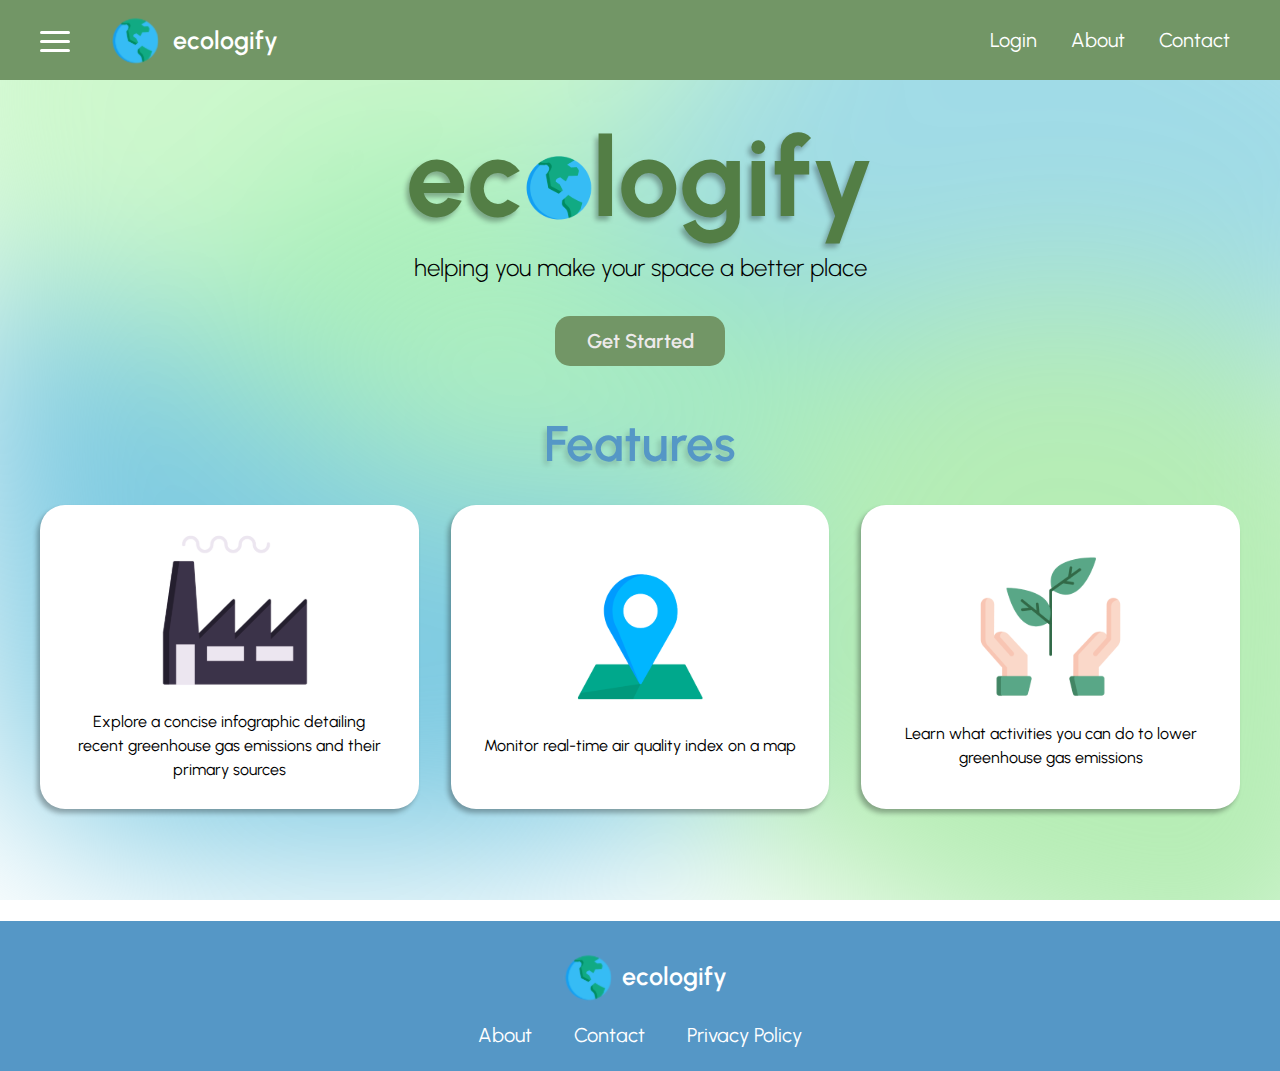
<file: index.html>
<!DOCTYPE html>
<html lang="en">
<head>
    <meta charset="UTF-8">
    <meta name="viewport" content="width=device-width, initial-scale=1.0">
    <title>ecologify</title>
    <link href="styles.css" rel = "stylesheet">
    <style>
        @import url('https://fonts.googleapis.com/css2?family=Press+Start+2P&family=Urbanist:wght@100;200;300;400;500;600;700;800&display=swap');
    </style>
</head>

<body class="home-body urbanist">
    <header>
        <div></div>
        <nav> <!--side menu, logo + name, login, about, contact-->
            <div class="menu-icon">
                <span class="menu-line"></span>
                <span class="menu-line"></span>
                <span class="menu-line"></span>
            </div>

            <a href="index.html" class="header-icon-container">
                <img class="header-icon-item header-icon" src="assets/earthicon.svg">
                <p class="header-icon-item">ecologify</p>
            </a>

            <ul class="header-item-container">
                <li class="header-item"><a href = "">Login</a></li>
                <li class="header-item"><a href = "about.html">About</a></li>
                <li class="header-item"><a href = "">Contact</a></li>
            </ul>
        </nav>
    </header>

    <!-- <div class="side-menu">
        <ul>
            <li><a href="greenhousegas.html">Greenhouse Gas Information</a></li>
            <li><a href="mapping.html">Air Quality Index</a></li>
            <li><a href="activities.html">Activities</a></li>
        </ul>
    </div> -->

    <div class="title-container">
        <h1 class="title text-darkgreen">ec<span class="icon-container"><img src="assets/earthicon.svg"></span>logify</h1>
        <p id="title-description">helping you make your space a better place</p>
        <a href="greenhousegas.html" class="get-started-button">Get Started</a>
    </div>
    
    <h2 class="features-title">Features</h2>
    <div class="feature-container">
        <a href="greenhousegas.html" class="feature"><img src="assets/feature2.svg">Explore a concise infographic detailing recent greenhouse gas emissions and their primary sources</a>
        <a href="mapping.html" class="feature"><img src="assets/feature3.svg">Monitor real-time air quality index on a map</a>
        <a href="activities.html" class="feature"><img src="assets/feature1.svg">Learn what activities you can do to lower greenhouse gas emissions</a>
    </div>

    <footer>
        <div></div>
        <nav>
            <a href="index.html" class="footer-icon-container">
                <img class="footer-icon-item" style="scale:70%;" src="assets/earthicon.svg">
                <p class="footer-icon-item">ecologify</p>
            </a>

            <ul class="footer-item-container">
                <li class="footer-item"><a href = "about.html">About</a></li>
                <li class="footer-item"><a href = "">Contact</a></li>
                <li class="footer-item"><a href = "">Privacy Policy</a></li>
            </ul>
        </nav>
    </footer>

</body>

</html>
</file>
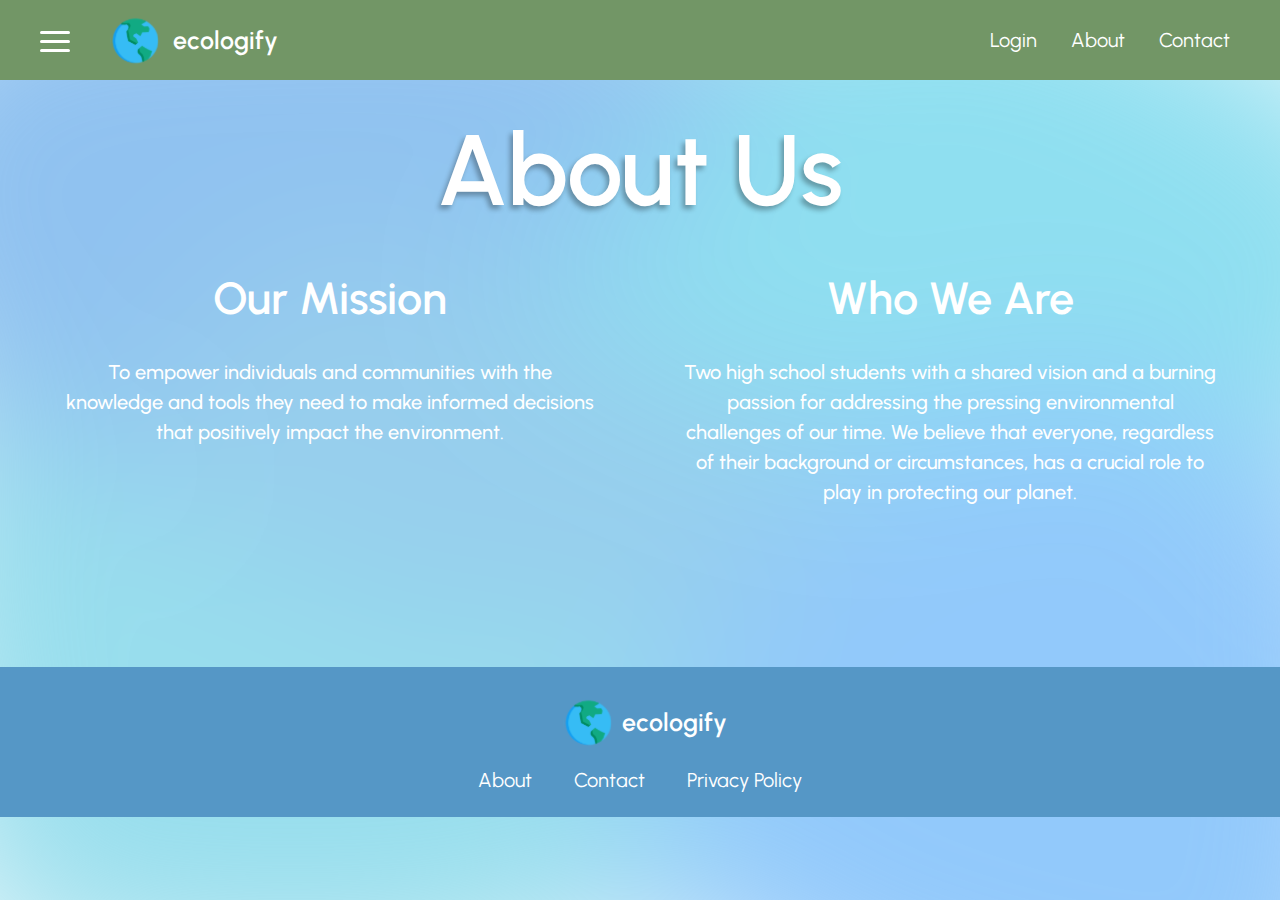
<file: about.html>
<!DOCTYPE html>
<html lang="en">
<head>
    <meta charset="UTF-8">
    <meta name="viewport" content="width=device-width, initial-scale=1.0">
    <title>ecologify</title>
    <link href="styles.css" rel = "stylesheet">
    <style>
        @import url('https://fonts.googleapis.com/css2?family=Press+Start+2P&family=Urbanist:wght@100;200;300;400;500;600;700;800&display=swap');
    </style> 
</head>

<body class="about-body urbanist">
    <header>
        <div></div>
        <nav> <!--side menu, logo + name, login, about, contact-->
            <div class="menu-icon">
                <span class="menu-line"></span>
                <span class="menu-line"></span>
                <span class="menu-line"></span>
            </div>

            <a href="index.html" class="header-icon-container">
                <img class="header-icon-item header-icon" src="assets/earthicon.svg">
                <p class="header-icon-item">ecologify</p>
            </a>

            <ul class="header-item-container">
                <li class="header-item"><a href = "">Login</a></li>
                <li class="header-item"><a href = "about.html">About</a></li>
                <li class="header-item"><a href = "">Contact</a></li>
            </ul>
        </nav>
    </header>
    
    <div class="title-container" style="color:white;">
        <h1 class="title" style="color:white; font-weight: 600; font-size: 100px;">About Us</h1>
    </div>
    
    
    <div class="about-container" style="color:white;">
        <p class="about-mission"><span style="font-weight: 600; font-size: 45px;">Our Mission</span><br><br><span style="font-size: 20px; font-weight: 500;">To empower individuals and communities with the knowledge and tools they need to make informed decisions that positively impact the environment.</span></p>
        <p class="about-whoweare"><span style="font-weight: 600; font-size: 45px;">Who We Are</span><br><br><span style="font-size: 20px; font-weight: 500;">Two high school students with a shared vision and a burning passion for addressing the pressing environmental challenges of our time. We believe that everyone, regardless of their background or circumstances, has a crucial role to play in protecting our planet.</span></p>
    </div>

    <footer>
        <div></div>
        <nav>
            <a href="index.html" class="footer-icon-container">
                <img class="footer-icon-item" style="scale:70%;" src="assets/earthicon.svg">
                <p class="footer-icon-item">ecologify</p>
            </a>

            <ul class="footer-item-container">
                <li class="footer-item"><a href = "about.html">About</a></li>
                <li class="footer-item"><a href = "">Contact</a></li>
                <li class="footer-item"><a href = "">Privacy Policy</a></li>
            </ul>
        </nav>
    </footer>

</body>
</html>
</file>
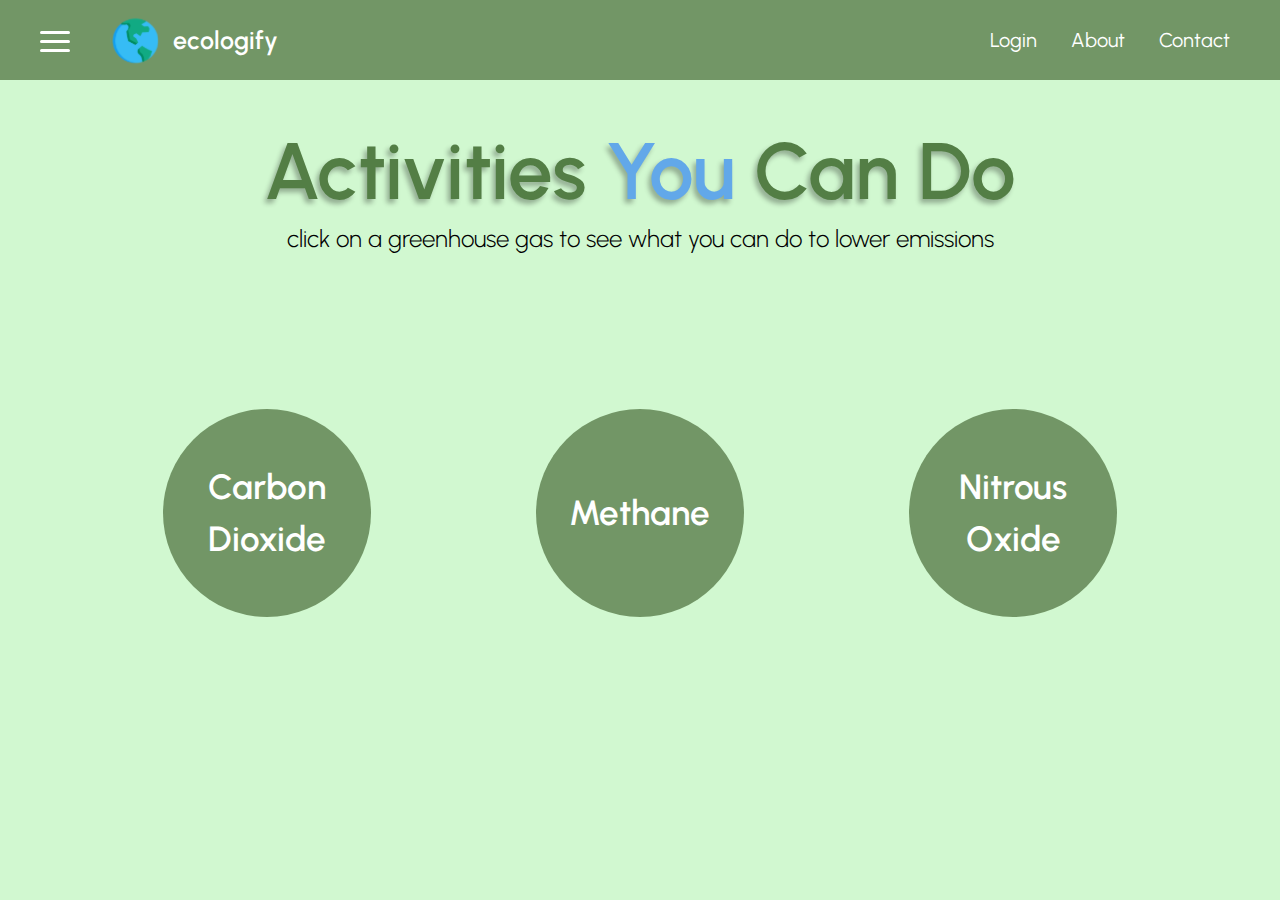
<file: activities.html>
<!DOCTYPE html>
<html lang="en">
<head>
    <meta charset="UTF-8">
    <meta name="viewport" content="width=device-width, initial-scale=1.0">
    <title>ecologify</title>
    <link href="styles.css" rel = "stylesheet">
    <style>
        @import url('https://fonts.googleapis.com/css2?family=Press+Start+2P&family=Urbanist:wght@100;200;300;400;500;600;700;800&display=swap');
    </style> 
</head>

<body class="bg-lightgreen urbanist">
    <header>
        <div></div>
        <nav> <!--side menu, logo + name, login, about, contact-->
            <div class="menu-icon">
                <span class="menu-line"></span>
                <span class="menu-line"></span>
                <span class="menu-line"></span>
            </div>

            <a href="index.html" class="header-icon-container">
                <img class="header-icon-item header-icon" src="assets/earthicon.svg">
                <p class="header-icon-item">ecologify</p>
            </a>

            <ul class="header-item-container">
                <li class="header-item"><a href = "">Login</a></li>
                <li class="header-item"><a href = "about.html">About</a></li>
                <li class="header-item"><a href = "">Contact</a></li>
            </ul>
        </nav>
    </header>

    <div class="title-container">
        <h1 class="ghg-title">Activities <span style="color: #62A8E9;">You</span> Can Do</h1>
        <p id="title-description">click on a greenhouse gas to see what you can do to lower emissions</p>
        
        <p class="activity-info"></p>
    </div>

    <div class="activities-container">
        <button class="ghg-button" greenhouse-gas="carbon-dioxide">Carbon Dioxide</button>
        <button class="ghg-button" greenhouse-gas="methane">Methane</button>
        <button class="ghg-button" greenhouse-gas="nitrous-oxide">Nitrous Oxide</button>
    </div>
    <div class="continue-container">
        <a href="index.html" class="continue-button" id="continueButton" style="display: none; width: 150px; margin-bottom: 50px;">Return to home</a>
    </div>
    <script src="activities.js"></script>


</body>

</html>
</file>
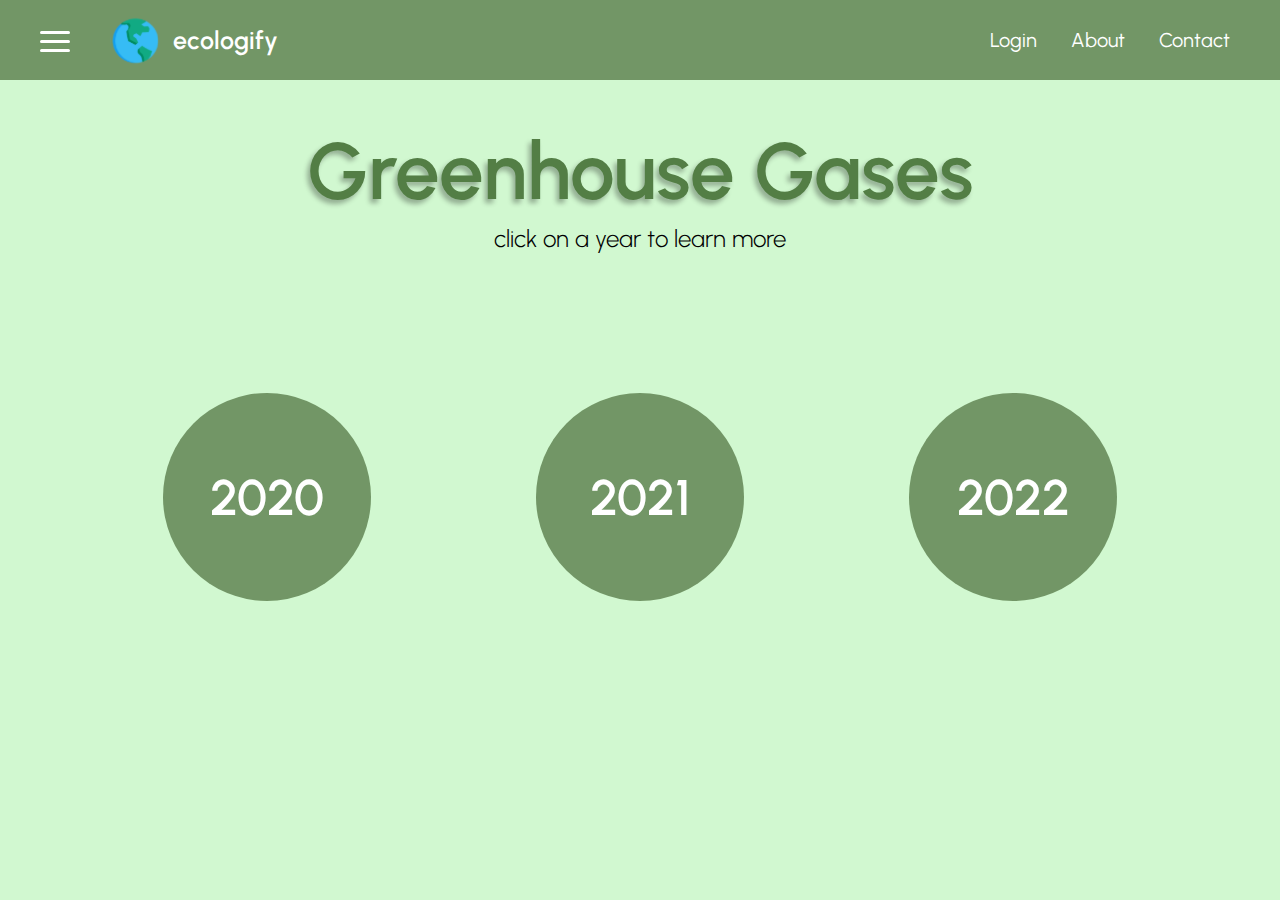
<file: greenhousegas.html>
<!DOCTYPE html>
<html lang="en">
<head>
    <meta charset="UTF-8">
    <meta name="viewport" content="width=device-width, initial-scale=1.0">
    <title>ecologify</title>
    <link href="styles.css" rel = "stylesheet">
    <style>
        @import url('https://fonts.googleapis.com/css2?family=Press+Start+2P&family=Urbanist:wght@100;200;300;400;500;600;700;800&display=swap');
    </style> 
</head>

<body class="bg-lightgreen urbanist">
    <header>
        <div></div>
        <nav> <!--side menu, logo + name, login, about, contact-->
            <div class="menu-icon">
                <span class="menu-line"></span>
                <span class="menu-line"></span>
                <span class="menu-line"></span>
            </div>

            <a href="index.html" class="header-icon-container">
                <img class="header-icon-item header-icon" src="assets/earthicon.svg">
                <p class="header-icon-item">ecologify</p>
            </a>

            <ul class="header-item-container">
                <li class="header-item"><a href = "">Login</a></li>
                <li class="header-item"><a href = "about.html">About</a></li>
                <li class="header-item"><a href = "">Contact</a></li>
            </ul>
        </nav>
    </header>

    <div class="title-container">
        <h1 class="ghg-title">Greenhouse Gases</h1>
        <p id="title-description">click on a year to learn more</p>
        
        <p class="year-ghg-data"></p>
    </div>

    <div class="ghg-container">
        <button class="year-button" data-year="2020">2020</button>
        <button class="year-button" data-year="2021">2021</button>
        <button class="year-button" data-year="2022">2022</button>
    </div>
    <div class="continue-container">
        <a href="mapping.html" class="continue-button" id="continueButton" style="display: none;">Continue</a>
    </div>
    <script src="ghgscript.js"></script>


</body>

</html>
</file>
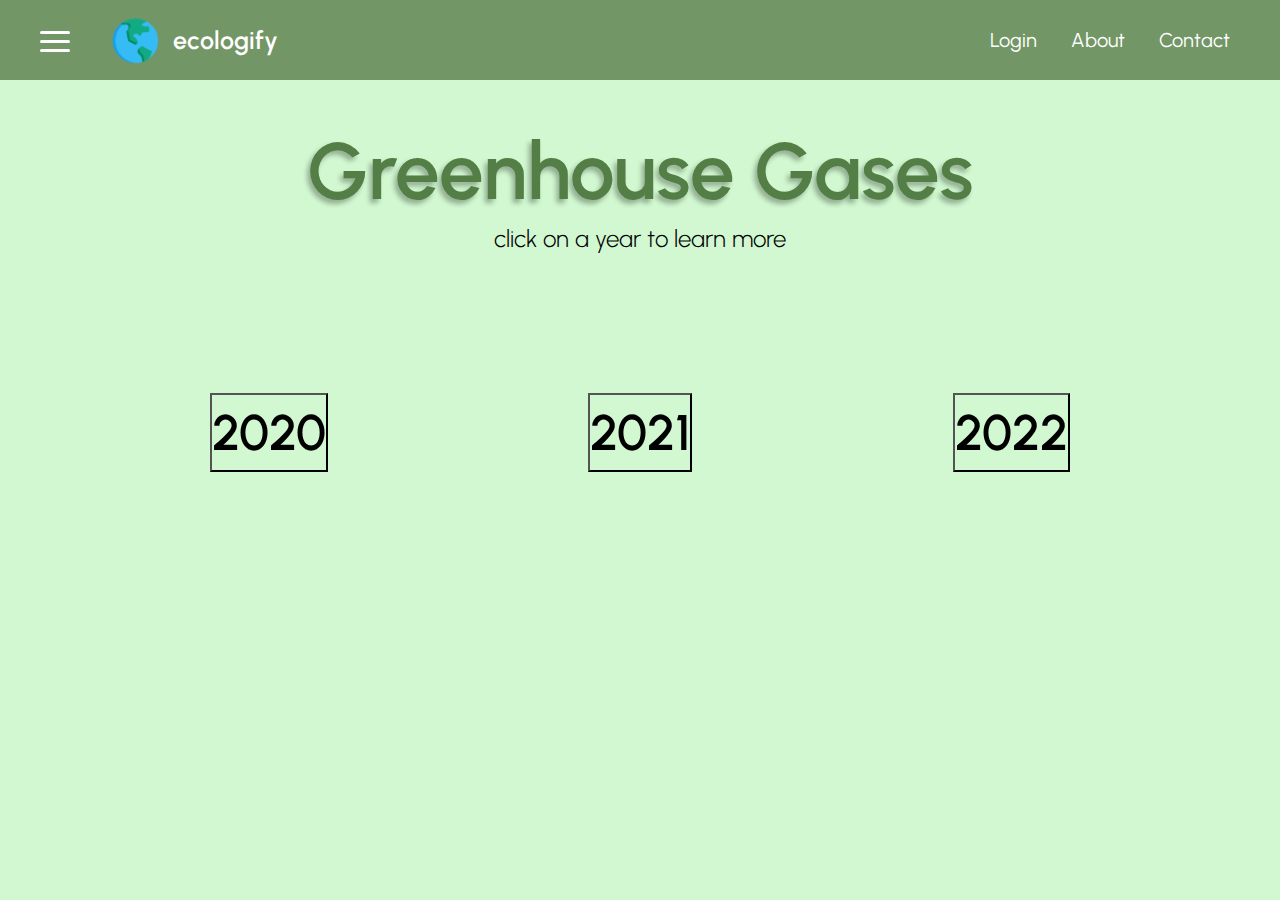
<file: public/greenhousegas.html>
<!DOCTYPE html>
<html lang="en">
<head>
    <meta charset="UTF-8">
    <meta name="viewport" content="width=device-width, initial-scale=1.0">
    <title>ecologify</title>
    <link href="styles.css" rel = "stylesheet">
    <style>
        @import url('https://fonts.googleapis.com/css2?family=Press+Start+2P&family=Urbanist:wght@100;200;300;400;500;600;700;800&display=swap');
    </style> 
</head>

<body class="bg-lightgreen urbanist">
    <header>
        <div></div>
        <nav> <!--side menu, logo + name, login, about, contact-->
            <div class="menu-icon">
                <span class="menu-line"></span>
                <span class="menu-line"></span>
                <span class="menu-line"></span>
            </div>

            <a href="index.html" class="header-icon-container">
                <img class="header-icon-item header-icon" src="assets/earthicon.svg">
                <p class="header-icon-item">ecologify</p>
            </a>

            <ul class="header-item-container">
                <li class="header-item"><a href = "">Login</a></li>
                <li class="header-item"><a href = "">About</a></li>
                <li class="header-item"><a href = "">Contact</a></li>
            </ul>
        </nav>
    </header>

    <div class="title-container">
        <h1 class="ghg-title">Greenhouse Gases</h1>
        <p id="title-description">click on a year to learn more</p>
    </div>

    <div class="ghg-container">
        <button class="year">2020</a>
        <button class="year">2021</a>
        <button class="year">2022</a>
    </div>


</body>

</html>
</file>
<file: styles.css>
/*
1. Use a consistent sensible line-height in all browsers.
2. Prevent adjustments of font size after orientation changes in iOS.
3. Use a more readable tab size.
4. Use the user's configured `sans` font-family by default.
5. Use the user's configured `sans` font-feature-settings by default.
6. Use the user's configured `sans` font-variation-settings by default.
*/

html {
    line-height: 1.5;
    /* 1 */
    -webkit-text-size-adjust: 100%;
    /* 2 */
    -moz-tab-size: 4;
    /* 3 */
    -o-tab-size: 4;
    tab-size: 4;
    /* 3 */
    font-family: ui-sans-serif, system-ui, -apple-system, BlinkMacSystemFont, "Segoe UI", Roboto, "Helvetica Neue", Arial, "Noto Sans", sans-serif, "Apple Color Emoji", "Segoe UI Emoji", "Segoe UI Symbol", "Noto Color Emoji";
    /* 4 */
    font-feature-settings: normal;
    /* 5 */
    font-variation-settings: normal;
    /* 6 */
}

/*
1. Remove the margin in all browsers.
2. Inherit line-height from `html` so users can set them as a class directly on the `html` element.
*/

body {
    margin: 0;
    /* 1 */
    line-height: inherit;
    /* 2 */
}

/*
1. Add the correct height in Firefox.
2. Correct the inheritance of border color in Firefox. (https://bugzilla.mozilla.org/show_bug.cgi?id=190655)
3. Ensure horizontal rules are visible by default.
*/

hr {
    height: 0;
    /* 1 */
    color: inherit;
    /* 2 */
    border-top-width: 1px;
    /* 3 */
}

/*
Add the correct text decoration in Chrome, Edge, and Safari.
*/

abbr:where([title]) {
    -webkit-text-decoration: underline dotted;
            text-decoration: underline dotted;
}

/*
Remove the default font size and weight for headings.
*/

h1,
h2,
h3,
h4,
h5,
h6 {
    font-size: inherit;
    font-weight: inherit;
}

/*
Reset links to optimize for opt-in styling instead of opt-out.
*/

a {
    color: inherit;
    text-decoration: inherit;
}

/*
Add the correct font weight in Edge and Safari.
*/

b,
strong {
    font-weight: bolder;
}

/*
1. Change the font styles in all browsers.
2. Remove the margin in Firefox and Safari.
3. Remove default padding in all browsers.
*/

button,
input,
optgroup,
select,
textarea {
    font-family: inherit;
    /* 1 */
    font-feature-settings: inherit;
    /* 1 */
    font-variation-settings: inherit;
    /* 1 */
    font-size: 100%;
    /* 1 */
    font-weight: inherit;
    /* 1 */
    line-height: inherit;
    /* 1 */
    color: inherit;
    /* 1 */
    margin: 0;
    /* 2 */
    padding: 0;
    /* 3 */
}

/*
Remove the inheritance of text transform in Edge and Firefox.
*/

button,
select {
    text-transform: none;
}

/*
1. Correct the inability to style clickable types in iOS and Safari.
2. Remove default button styles.
*/

button,
[type='button'],
[type='reset'],
[type='submit'] {
    -webkit-appearance: button;
    /* 1 */
    background-color: transparent;
    /* 2 */
    background-image: none;
    /* 2 */
}

/*
Removes the default spacing and border for appropriate elements.
*/

blockquote,
dl,
dd,
h1,
h2,
h3,
h4,
h5,
h6,
hr,
figure,
p,
pre {
    margin: 0;
}

fieldset {
    margin: 0;
    padding: 0;
}

legend {
    padding: 0;
}

ol,
ul,
menu {
    list-style: none;
    margin: 0;
    padding: 0;
}

/*
Set the default cursor for buttons.
*/

button,
[role="button"] {
    cursor: pointer;
}

/*
Make sure disabled buttons don't get the pointer cursor.
*/

:disabled {
    cursor: default;
}

/*1. Make replaced elements `display: block` by default. (https://github.com/mozdevs/cssremedy/issues/14)
2. Add `vertical-align: middle` to align replaced elements more sensibly by default. (https://github.com/jensimmons/cssremedy/issues/14#issuecomment-634934210)
This can trigger a poorly considered lint error in some tools but is included by design.
*/

img,
svg,
video,
canvas,
audio,
iframe,
embed,
object {
    display: block;
/* 1 */
    vertical-align: middle;
/* 2 */
}

/*
Constrain images and videos to the parent width and preserve their intrinsic aspect ratio. (https://github.com/mozdevs/cssremedy/issues/14)
*/

img,
video {
    max-width: 100%;
    height: auto;
}

.bg-lightgreen{
    background-color: #D1F8D0;
}

.urbanist {
    font-family: 'Urbanist', sans-serif;
}

.home-body {
    background-image: url('assets/homepagebg.svg');
    background-size: cover;
    background-position: center center;
    background-attachment: fixed;
}

.about-body {
    background-image: url('assets/aboutpagebg.svg');
    background-size: cover;
    background-position: center center;
    background-attachment: fixed;
}

.about-container {
    display: grid;
    grid-template-columns: 1fr 1fr;
    justify-content: center;
    margin: 20px 20px 160px 20px;
}

.about-mission,
.about-whoweare {
    text-align: center;
    padding: 0 40px 0 40px;
}


header {
    background-color: #729666;
    display: flex;
    justify-content: space-between;
    align-items: center;
    width:auto;
    height: 80px;
}

.menu-icon {
    display: block;
    width: 30px;
    height: 20px;
    position: relative;
    cursor: pointer;
    position: absolute;
    left: 40px;
}

.menu-line {
    display: block;
    width: 100%;
    height: 3px;
    background-color: #fff;
    margin: 6px 0; 
    transition: background-color 0.3s ease;
    border-radius: 1.5px;
}

/*
.side-menu {
    position: sticky;
    top: 1;
    left: 0px;
    width: 300px; 
    height: 500px;
    background-color: white;
    transition: left 0.3s ease; 
    float: left;
}

.side-menu ul {
    list-style: none;
    padding: 20px;
}

.side-menu ul li {
    margin-bottom: 10px;
}
*/

.header-icon-container {
    color:white;
    position:absolute;
    left: 100px;
    top: 10px;
}

.header-icon-item {
    display: flex;
    display: inline-block;
    font-weight: 600;
    font-size: 25px;
}

.header-icon {
    scale:70%;
    position: relative;
    bottom:4px;
}

.header-item-container {
    color:white;
    margin-right: 20px;
    list-style: none;
}

.header-item {
    display: flex;
    display: inline-block;
    margin-right: 30px;
    font-size: 20px;
}

.header-item a {
    text-decoration: none;
    color: white;
    transition: color 0.4s ease
}

.header-item a:hover {
    color: #80CBE2
}

.title-container {
    display: flex;
    flex-direction: column;
    justify-content: center;
    align-items: center;
    text-align: center;
    margin-top: 15px;
}

.icon-container {
    display: inline-block;
    position: relative;
    top: 0.05em; 
}

.title {
    color: #537E45;
    font-weight: 700;
    font-size: 110px;
    text-shadow: -3px 4px 5px rgba(0, 0, 0, 0.3);
}

#title-description{
    font-size: 24px;
    font-weight: 300;
    margin-top:-10px;
}

.get-started-button {
    margin-top: 30px;
    background-color: #729666;
    border-radius: 15px;
    padding: 10px;
    width: 150px;
    color: #EDEAEA;
    font-weight: 600;
    font-size: 20px;    
    border: none;
    transition: transform 0.4s ease;
}

.get-started-button:hover { /* move button up and change text to white when user hovers over it */
    transform: translateY(-5px);
    color: white;
}

.features-title {
    color: #5597C6;
    font-weight: 600;
    text-align: center;
    margin-top: 2.5rem;
    font-size: 50px;
    text-shadow: -3px 4px 5px rgba(0, 0, 0, 0.15);
}

.feature-container {
    display: flex;
    flex-direction: row;
    justify-content: space-evenly;
    margin-left: 2.5rem;
    margin-right: 2.5rem;
    margin-top: 1.5rem;
    margin-bottom: 7rem;
    gap: 2rem;
}

.feature {
    display: flex;
    flex-direction: column;
    justify-content: center;
    align-items: center;
    text-align: center;
    padding: 0 2rem 1rem 2rem;
    border-radius: 25px;
    border: none;
    background-color: white;
    box-shadow: -3px 4px 5px rgba(0, 0, 0, 0.3);
    width: 24rem;
    height: 18rem;
    transition: transform 0.4s ease;
}

.feature:hover {
    transform: translateY(-5px);
}

footer {
    background-color: #5597C6;
    display: flex;
    justify-content: center;
    align-items: center;
    width:auto;
    height: 150px;
}

.footer-icon-container {
    color:white;
    display: flex;
    justify-content: center;
    align-items: center;
    text-align: center;
    color:white;
    margin-bottom: 0.5rem;
}

.footer-icon {
    scale:70%;
    
}

.footer-icon-item {
    display: flex;
    display: inline-block;
    font-weight: 600;
    font-size: 25px;
}

.footer-item-container {
    color:white;
    display: flex;
    justify-content: center;
    align-items: center;
    text-align: center;
}

.footer-item {
    display: inline-block;
    margin-right: 1.3rem;
    margin-left: 1.3rem;
    font-size: 20px;
}

.footer-item a {
    text-decoration: none;
    color: white;
    transition: color 0.4s ease
}

.footer-item a:hover {
    color: #C9F6C8;
}


/* greenhousegas.html */

.ghg-title {
    margin-top: 1rem;
    color: #537E45;
    font-weight: 600;
    font-size: 80px;
    text-shadow: -3px 4px 5px rgba(0, 0, 0, 0.3);
}

.year-ghg-data{
    position: absolute;
    top: 280px;
    width: 400px;
    font-weight: 200;
    font-size: 18px;
    transition: opacity 0.4s;
    opacity: 0;
}

.ghg-container {
    display: flex;
    flex-direction: row;
    justify-content: space-around;
    padding-left: 5rem;
    padding-right: 5rem;
    margin-top: 8.5rem;
    font-weight: 600;
    font-size: 50px;
}

.year-button {
    height: 13rem;
    width: 13rem;
    border-radius: 50%;
    border: none;
    background-color: #729666;
    color: white;
    display: flex;
    align-items: center;
    justify-content: center;
    cursor: pointer;
    transition: background-color 0.3s;
}

.year-button:hover {
    background-color: #547c54;
}

.piechart-2020 {
    background-image: conic-gradient(
        #5E5F5E 98.9%, /*co2*/
        #989A21 1.1%   /*methane*/
    );
}

.piechart-2021 {
    background-image: conic-gradient(
        #5E5F5E 99.1%, /*co2*/
        #989A21 0.9%   /*methane*/
    );
}

.piechart-2022 {
    background-image: conic-gradient(
        #5E5F5E 99.6%, /*co2*/
        #989A21 0.4%   /*methane*/
    );
}

.continue-container {
    display: flex;
    justify-content: center;
    align-items: center;
    margin-top: 1rem;
}

.continue-button {
    margin-top: 30px;
    background-color: #729666;
    text-align: center;
    border-radius: 15px;
    padding: 10px;
    width: 130px;
    color: #EDEAEA;
    font-weight: 600;
    font-size: 20px;    
    border: none;
    opacity: 0;
    transition: opacity 0.4s ease;
    transition: transform 0.4s ease;
}

.continue-button:hover { /* move button up and change text to white when user hovers over it */
    transform: translateY(-5px);
    color: white;
}

.activities-container {
    display: flex;
    flex-direction: row;
    justify-content: space-around;
    padding-left: 5rem;
    padding-right: 5rem;
    margin-top: 9.5rem;
    font-weight: 600;
    font-size: 35px;
}

.ghg-button {
    height: 13rem;
    width: 13rem;
    border-radius: 50%;
    border: none;
    background-color: #729666;
    color: white;
    display: flex;
    align-items: center;
    justify-content: center;
    cursor: pointer;
    transition: background-color 0.3s;
    padding: 15px;
}

.ghg-button:hover {
    background-color: #547c54;
}

.carbon-dioxide-new {
    background-color:#5E5F5E;
}
.ghg-button[greenhouse-gas="carbon-dioxide"]:hover {
    background-color: #5E5F5E; 
}

.methane-new {
    background-color:#989A21;
}
.ghg-button[greenhouse-gas="methane"]:hover {
    background-color: #989A21;
}

.nitrous-oxide-new {
    background-color: #92AABC;
}
.ghg-button[greenhouse-gas="nitrous-oxide"]:hover {
    background-color: #92AABC;
}

.activity-info{
    position: absolute;
    top: 280px;
    width: 1000px;
    font-weight: 200;
    font-size: 18px;
    transition: opacity 0.4s;
    opacity: 0;
}
</file>
<file: public/styles.css>
/*
1. Use a consistent sensible line-height in all browsers.
2. Prevent adjustments of font size after orientation changes in iOS.
3. Use a more readable tab size.
4. Use the user's configured `sans` font-family by default.
5. Use the user's configured `sans` font-feature-settings by default.
6. Use the user's configured `sans` font-variation-settings by default.
*/

html {
    line-height: 1.5;
    /* 1 */
    -webkit-text-size-adjust: 100%;
    /* 2 */
    -moz-tab-size: 4;
    /* 3 */
    -o-tab-size: 4;
    tab-size: 4;
    /* 3 */
    font-family: ui-sans-serif, system-ui, -apple-system, BlinkMacSystemFont, "Segoe UI", Roboto, "Helvetica Neue", Arial, "Noto Sans", sans-serif, "Apple Color Emoji", "Segoe UI Emoji", "Segoe UI Symbol", "Noto Color Emoji";
    /* 4 */
    font-feature-settings: normal;
    /* 5 */
    font-variation-settings: normal;
    /* 6 */
}

/*
1. Remove the margin in all browsers.
2. Inherit line-height from `html` so users can set them as a class directly on the `html` element.
*/

body {
    margin: 0;
    /* 1 */
    line-height: inherit;
    /* 2 */
}

/*
1. Add the correct height in Firefox.
2. Correct the inheritance of border color in Firefox. (https://bugzilla.mozilla.org/show_bug.cgi?id=190655)
3. Ensure horizontal rules are visible by default.
*/

hr {
    height: 0;
    /* 1 */
    color: inherit;
    /* 2 */
    border-top-width: 1px;
    /* 3 */
}

/*
Add the correct text decoration in Chrome, Edge, and Safari.
*/

abbr:where([title]) {
    -webkit-text-decoration: underline dotted;
            text-decoration: underline dotted;
}

/*
Remove the default font size and weight for headings.
*/

h1,
h2,
h3,
h4,
h5,
h6 {
    font-size: inherit;
    font-weight: inherit;
}

/*
Reset links to optimize for opt-in styling instead of opt-out.
*/

a {
    color: inherit;
    text-decoration: inherit;
}

/*
Add the correct font weight in Edge and Safari.
*/

b,
strong {
    font-weight: bolder;
}

/*
1. Change the font styles in all browsers.
2. Remove the margin in Firefox and Safari.
3. Remove default padding in all browsers.
*/

button,
input,
optgroup,
select,
textarea {
    font-family: inherit;
    /* 1 */
    font-feature-settings: inherit;
    /* 1 */
    font-variation-settings: inherit;
    /* 1 */
    font-size: 100%;
    /* 1 */
    font-weight: inherit;
    /* 1 */
    line-height: inherit;
    /* 1 */
    color: inherit;
    /* 1 */
    margin: 0;
    /* 2 */
    padding: 0;
    /* 3 */
}

/*
Remove the inheritance of text transform in Edge and Firefox.
*/

button,
select {
    text-transform: none;
}

/*
1. Correct the inability to style clickable types in iOS and Safari.
2. Remove default button styles.
*/

button,
[type='button'],
[type='reset'],
[type='submit'] {
    -webkit-appearance: button;
    /* 1 */
    background-color: transparent;
    /* 2 */
    background-image: none;
    /* 2 */
}

/*
Removes the default spacing and border for appropriate elements.
*/

blockquote,
dl,
dd,
h1,
h2,
h3,
h4,
h5,
h6,
hr,
figure,
p,
pre {
    margin: 0;
}

fieldset {
    margin: 0;
    padding: 0;
}

legend {
    padding: 0;
}

ol,
ul,
menu {
    list-style: none;
    margin: 0;
    padding: 0;
}

/*
Set the default cursor for buttons.
*/

button,
[role="button"] {
    cursor: pointer;
}

/*
Make sure disabled buttons don't get the pointer cursor.
*/

:disabled {
    cursor: default;
}

/*1. Make replaced elements `display: block` by default. (https://github.com/mozdevs/cssremedy/issues/14)
2. Add `vertical-align: middle` to align replaced elements more sensibly by default. (https://github.com/jensimmons/cssremedy/issues/14#issuecomment-634934210)
This can trigger a poorly considered lint error in some tools but is included by design.
*/

img,
svg,
video,
canvas,
audio,
iframe,
embed,
object {
    display: block;
/* 1 */
    vertical-align: middle;
/* 2 */
}

/*
Constrain images and videos to the parent width and preserve their intrinsic aspect ratio. (https://github.com/mozdevs/cssremedy/issues/14)
*/

img,
video {
    max-width: 100%;
    height: auto;
}

.bg-lightgreen{
    background-color: #D1F8D0;
}

.urbanist {
    font-family: 'Urbanist', sans-serif;
}

.home-body {
    background-image: url('assets/homepagebg.svg');
    background-size: cover;
    background-position: center center;
    background-attachment: fixed;
}

.about-body {
    background-image: url('assets/aboutpagebg.svg');
    background-size: cover;
    background-position: center center;
    background-attachment: fixed;
}

.about-container {
    display: grid;
    grid-template-columns: 1fr 1fr;
    justify-content: center;
    margin: 20px 20px 160px 20px;
}

.about-mission,
.about-whoweare {
    text-align: center;
    padding: 0 40px 0 40px;
}


header {
    background-color: #729666;
    display: flex;
    justify-content: space-between;
    align-items: center;
    width:auto;
    height: 80px;
}

.menu-icon {
    display: block;
    width: 30px;
    height: 20px;
    position: relative;
    cursor: pointer;
    position: absolute;
    left: 40px;
}

.menu-line {
    display: block;
    width: 100%;
    height: 3px;
    background-color: #fff;
    margin: 6px 0; 
    transition: background-color 0.3s ease;
    border-radius: 1.5px;
}

/*
.side-menu {
    position: sticky;
    top: 1;
    left: 0px;
    width: 300px; 
    height: 500px;
    background-color: white;
    transition: left 0.3s ease; 
    float: left;
}

.side-menu ul {
    list-style: none;
    padding: 20px;
}

.side-menu ul li {
    margin-bottom: 10px;
}
*/

.header-icon-container {
    color:white;
    position:absolute;
    left: 100px;
    top: 10px;
}

.header-icon-item {
    display: flex;
    display: inline-block;
    font-weight: 600;
    font-size: 25px;
}

.header-icon {
    scale:70%;
    position: relative;
    bottom:4px;
}

.header-item-container {
    color:white;
    margin-right: 20px;
    list-style: none;
}

.header-item {
    display: flex;
    display: inline-block;
    margin-right: 30px;
    font-size: 20px;
}

.header-item a {
    text-decoration: none;
    color: white;
    transition: color 0.4s ease
}

.header-item a:hover {
    color: #80CBE2
}

.title-container {
    display: flex;
    flex-direction: column;
    justify-content: center;
    align-items: center;
    text-align: center;
    margin-top: 15px;
}

.icon-container {
    display: inline-block;
    position: relative;
    top: 0.05em; 
}

.title {
    color: #537E45;
    font-weight: 700;
    font-size: 110px;
    text-shadow: -3px 4px 5px rgba(0, 0, 0, 0.3);
}

#title-description{
    font-size: 24px;
    font-weight: 300;
    margin-top:-10px;
}

.get-started-button {
    margin-top: 30px;
    background-color: #729666;
    border-radius: 15px;
    padding: 10px;
    width: 150px;
    color: #EDEAEA;
    font-weight: 600;
    font-size: 20px;    
    border: none;
    transition: transform 0.4s ease;
}

.get-started-button:hover { /* move button up and change text to white when user hovers over it */
    transform: translateY(-5px);
    color: white;
}

.features-title {
    color: #5597C6;
    font-weight: 600;
    text-align: center;
    margin-top: 2.5rem;
    font-size: 50px;
    text-shadow: -3px 4px 5px rgba(0, 0, 0, 0.15);
}

.feature-container {
    display: flex;
    flex-direction: row;
    justify-content: space-evenly;
    margin-left: 2.5rem;
    margin-right: 2.5rem;
    margin-top: 1.5rem;
    margin-bottom: 7rem;
    gap: 2rem;
}

.feature {
    display: flex;
    flex-direction: column;
    justify-content: center;
    align-items: center;
    text-align: center;
    padding: 0 2rem 1rem 2rem;
    border-radius: 25px;
    border: none;
    background-color: white;
    box-shadow: -3px 4px 5px rgba(0, 0, 0, 0.3);
    width: 24rem;
    height: 18rem;
    transition: transform 0.4s ease;
}

.feature:hover {
    transform: translateY(-5px);
}

footer {
    background-color: #5597C6;
    display: flex;
    justify-content: center;
    align-items: center;
    width:auto;
    height: 150px;
}

.footer-icon-container {
    color:white;
    display: flex;
    justify-content: center;
    align-items: center;
    text-align: center;
    color:white;
    margin-bottom: 0.5rem;
}

.footer-icon {
    scale:70%;
    
}

.footer-icon-item {
    display: flex;
    display: inline-block;
    font-weight: 600;
    font-size: 25px;
}

.footer-item-container {
    color:white;
    display: flex;
    justify-content: center;
    align-items: center;
    text-align: center;
}

.footer-item {
    display: inline-block;
    margin-right: 1.3rem;
    margin-left: 1.3rem;
    font-size: 20px;
}

.footer-item a {
    text-decoration: none;
    color: white;
    transition: color 0.4s ease
}

.footer-item a:hover {
    color: #C9F6C8;
}


/* greenhousegas.html */

.ghg-title {
    margin-top: 1rem;
    color: #537E45;
    font-weight: 600;
    font-size: 80px;
    text-shadow: -3px 4px 5px rgba(0, 0, 0, 0.3);
}

.year-ghg-data{
    position: absolute;
    top: 280px;
    width: 400px;
    font-weight: 200;
    font-size: 18px;
    transition: opacity 0.4s;
    opacity: 0;
}

.ghg-container {
    display: flex;
    flex-direction: row;
    justify-content: space-around;
    padding-left: 5rem;
    padding-right: 5rem;
    margin-top: 8.5rem;
    font-weight: 600;
    font-size: 50px;
}

.year-button {
    height: 13rem;
    width: 13rem;
    border-radius: 50%;
    border: none;
    background-color: #729666;
    color: white;
    display: flex;
    align-items: center;
    justify-content: center;
    cursor: pointer;
    transition: background-color 0.3s;
}

.year-button:hover {
    background-color: #547c54;
}

.piechart-2020 {
    background-image: conic-gradient(
        #5E5F5E 98.9%, /*co2*/
        #989A21 1.1%   /*methane*/
    );
}

.piechart-2021 {
    background-image: conic-gradient(
        #5E5F5E 99.1%, /*co2*/
        #989A21 0.9%   /*methane*/
    );
}

.piechart-2022 {
    background-image: conic-gradient(
        #5E5F5E 99.6%, /*co2*/
        #989A21 0.4%   /*methane*/
    );
}

.continue-container {
    display: flex;
    justify-content: center;
    align-items: center;
    margin-top: 1rem;
}

.continue-button {
    margin-top: 30px;
    background-color: #729666;
    text-align: center;
    border-radius: 15px;
    padding: 10px;
    width: 130px;
    color: #EDEAEA;
    font-weight: 600;
    font-size: 20px;    
    border: none;
    opacity: 0;
    transition: opacity 0.4s ease;
    transition: transform 0.4s ease;
}

.continue-button:hover { /* move button up and change text to white when user hovers over it */
    transform: translateY(-5px);
    color: white;
}

.activities-container {
    display: flex;
    flex-direction: row;
    justify-content: space-around;
    padding-left: 5rem;
    padding-right: 5rem;
    margin-top: 9.5rem;
    font-weight: 600;
    font-size: 35px;
}

.ghg-button {
    height: 13rem;
    width: 13rem;
    border-radius: 50%;
    border: none;
    background-color: #729666;
    color: white;
    display: flex;
    align-items: center;
    justify-content: center;
    cursor: pointer;
    transition: background-color 0.3s;
    padding: 15px;
}

.ghg-button:hover {
    background-color: #547c54;
}

.carbon-dioxide-new {
    background-color:#5E5F5E;
}
.ghg-button[greenhouse-gas="carbon-dioxide"]:hover {
    background-color: #5E5F5E; 
}

.methane-new {
    background-color:#989A21;
}
.ghg-button[greenhouse-gas="methane"]:hover {
    background-color: #989A21;
}

.nitrous-oxide-new {
    background-color: #92AABC;
}
.ghg-button[greenhouse-gas="nitrous-oxide"]:hover {
    background-color: #92AABC;
}

.activity-info{
    position: absolute;
    top: 280px;
    width: 1000px;
    font-weight: 200;
    font-size: 18px;
    transition: opacity 0.4s;
    opacity: 0;
}
</file>
